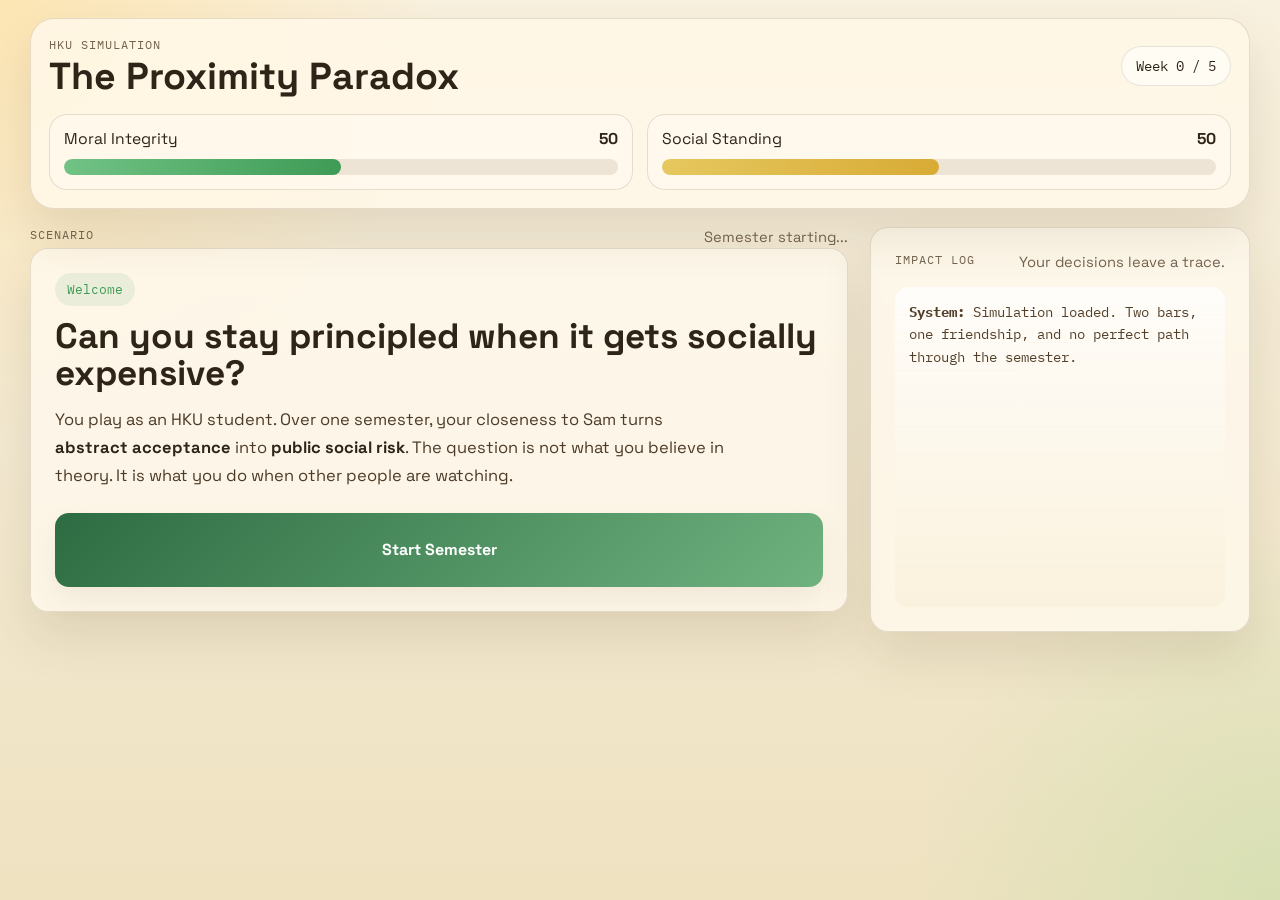
<file: index.html>
<!DOCTYPE html>
<html lang="en">
  <head>
    <meta charset="UTF-8" />
    <meta name="viewport" content="width=device-width, initial-scale=1.0" />
    <title>The Proximity Paradox</title>
    <link rel="preconnect" href="https://fonts.googleapis.com" />
    <link rel="preconnect" href="https://fonts.gstatic.com" crossorigin />
    <link
      href="https://fonts.googleapis.com/css2?family=Space+Grotesk:wght@400;500;700&family=IBM+Plex+Mono:wght@400;500&display=swap"
      rel="stylesheet"
    />
    <link rel="stylesheet" href="styles.css" />
  </head>
  <body>
    <div class="app-shell">
      <header class="status-header">
        <div class="status-header__top">
          <div>
            <p class="eyebrow">HKU Simulation</p>
            <h1>The Proximity Paradox</h1>
          </div>
          <div class="turn-pill" id="turn-pill">Week 0 / 5</div>
        </div>

        <div class="meter-grid">
          <section class="meter-card" id="allyship-card">
            <div class="meter-card__label-row">
              <span>Moral Integrity</span>
              <strong id="allyship-value">50</strong>
            </div>
            <div
              class="meter"
              role="progressbar"
              aria-label="Moral Integrity"
              aria-valuemin="0"
              aria-valuemax="100"
              aria-valuenow="50"
            >
              <div class="meter__fill meter__fill--allyship" id="allyship-fill"></div>
            </div>
          </section>

          <section class="meter-card" id="social-card">
            <div class="meter-card__label-row">
              <span>Social Standing</span>
              <strong id="social-value">50</strong>
            </div>
            <div
              class="meter"
              role="progressbar"
              aria-label="Social Standing"
              aria-valuemin="0"
              aria-valuemax="100"
              aria-valuenow="50"
            >
              <div class="meter__fill meter__fill--social" id="social-fill"></div>
            </div>
          </section>
        </div>
      </header>

      <main class="main-layout">
        <section class="story-panel">
          <div class="panel-header">
            <p class="eyebrow">Scenario</p>
            <p class="microcopy" id="scenario-tag">Semester starting...</p>
          </div>

          <div class="event-card">
            <p class="event-card__kicker" id="event-kicker">Welcome</p>
            <h2 id="event-title">Can you stay principled when it gets socially expensive?</h2>
            <p class="event-card__body" id="event-description">
              You are an HKU student entering a new semester. Your choices will shape two things:
              how much you protect your own comfort, and how much you protect someone else's.
            </p>

            <div class="choice-list" id="choice-list">
              <button class="choice-button choice-button--primary" id="start-button" type="button">
                Start Semester
              </button>
            </div>
          </div>
        </section>

        <aside class="log-panel">
          <div class="panel-header">
            <p class="eyebrow">Impact Log</p>
            <p class="microcopy">Your decisions leave a trace.</p>
          </div>
          <div class="log-window" id="log-window" aria-live="polite"></div>
        </aside>
      </main>
    </div>

    <script type="module" src="app.js"></script>
  </body>
</html>
</file>
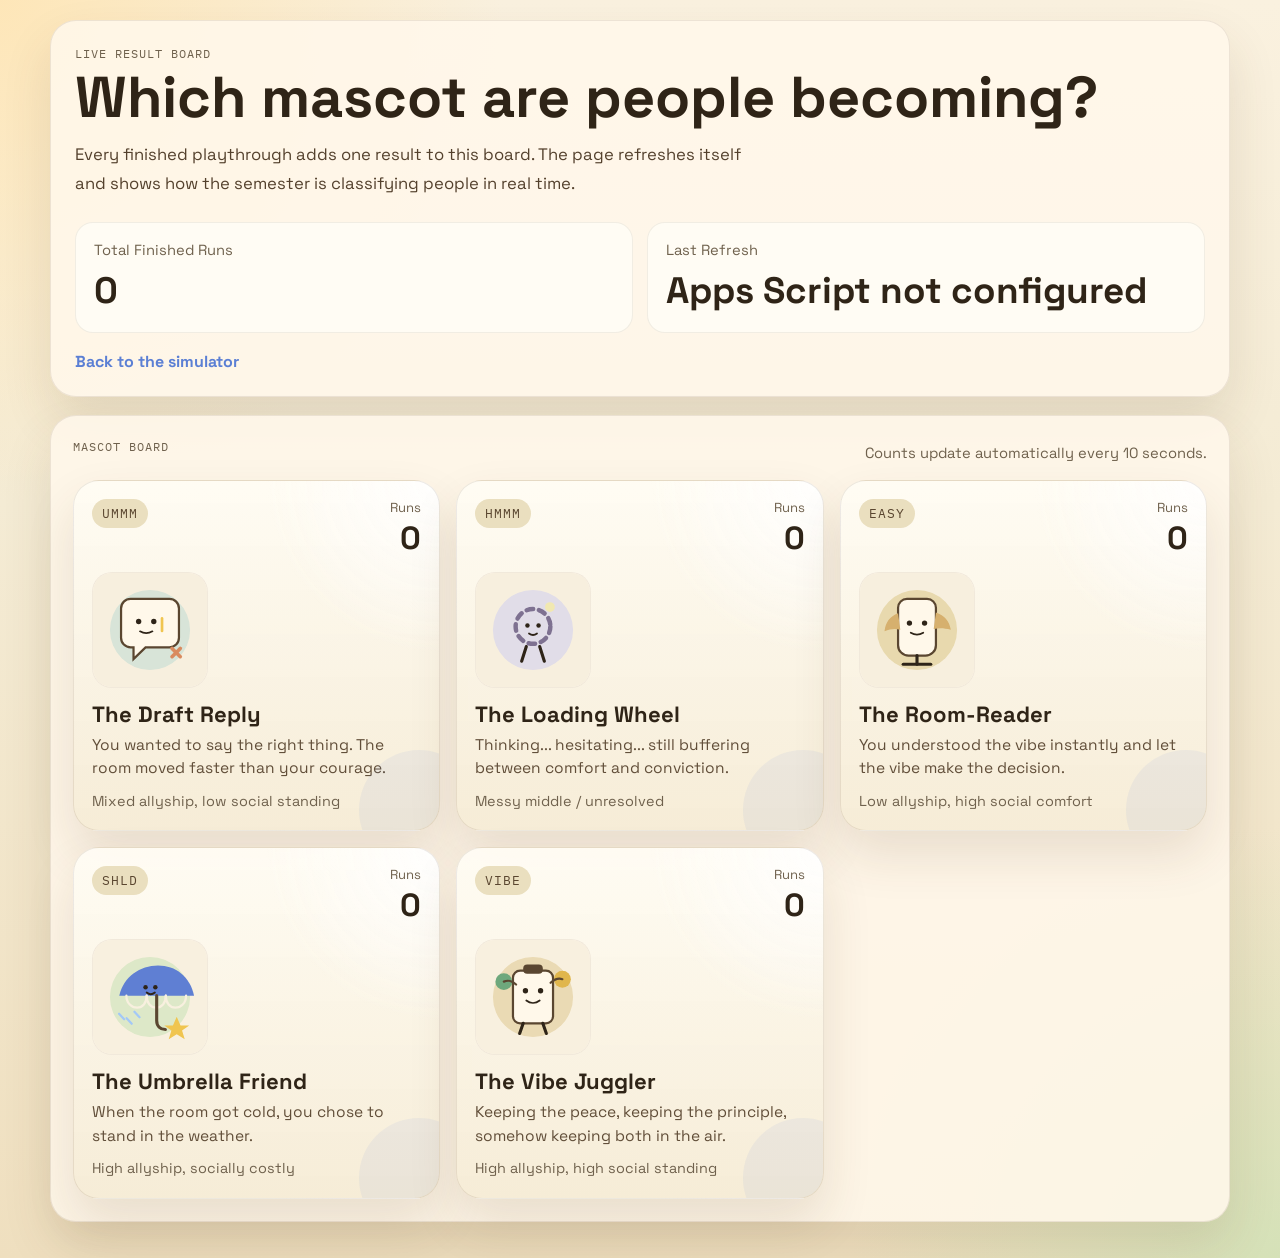
<file: results.html>
<!DOCTYPE html>
<html lang="en">
  <head>
    <meta charset="UTF-8" />
    <meta name="viewport" content="width=device-width, initial-scale=1.0" />
    <title>Proximity Paradox Live Results</title>
    <link rel="preconnect" href="https://fonts.googleapis.com" />
    <link rel="preconnect" href="https://fonts.gstatic.com" crossorigin />
    <link
      href="https://fonts.googleapis.com/css2?family=Space+Grotesk:wght@400;500;700&family=IBM+Plex+Mono:wght@400;500&display=swap"
      rel="stylesheet"
    />
    <link rel="stylesheet" href="results.css" />
  </head>
  <body>
    <main class="results-shell">
      <section class="hero-card">
        <p class="eyebrow">Live Result Board</p>
        <h1>Which mascot are people becoming?</h1>
        <p class="hero-copy">
          Every finished playthrough adds one result to this board. The page refreshes itself and shows
          how the semester is classifying people in real time.
        </p>
        <div class="hero-stats">
          <article class="hero-stat">
            <span>Total Finished Runs</span>
            <strong id="total-count">0</strong>
          </article>
          <article class="hero-stat">
            <span>Last Refresh</span>
            <strong id="last-updated">Waiting...</strong>
          </article>
        </div>
        <a class="hero-link" href="./index.html">Back to the simulator</a>
      </section>

      <section class="board-section">
        <div class="board-header">
          <p class="eyebrow">Mascot Board</p>
          <p class="board-note">Counts update automatically every 10 seconds.</p>
        </div>
        <div class="mascot-grid" id="mascot-grid"></div>
      </section>
    </main>

    <script type="module" src="results.js"></script>
  </body>
</html>
</file>
<file: styles.css>
:root {
  --bg: #f7f0dd;
  --bg-shadow: #ecd6b2;
  --panel: rgba(255, 249, 237, 0.82);
  --panel-strong: #fff5df;
  --border: rgba(76, 56, 32, 0.14);
  --ink: #2e2418;
  --muted: #74644e;
  --allyship: #3e9b56;
  --allyship-soft: #d7f0dc;
  --social: #d8ab35;
  --social-soft: #f6e5a8;
  --danger: #a14d3d;
  --shadow: 0 24px 50px rgba(80, 54, 24, 0.12);
  --radius-xl: 24px;
  --radius-lg: 18px;
  --radius-md: 14px;
  --max-width: 1100px;
}

* {
  box-sizing: border-box;
}

html,
body {
  margin: 0;
  min-height: 100%;
}

body {
  font-family: "Space Grotesk", sans-serif;
  color: var(--ink);
  min-height: 100dvh;
  background:
    radial-gradient(circle at top left, rgba(253, 229, 177, 0.95), transparent 28%),
    radial-gradient(circle at bottom right, rgba(199, 222, 169, 0.6), transparent 24%),
    linear-gradient(180deg, #f9f1df 0%, #f4ebd5 36%, #efe2c1 100%);
}

button,
input,
textarea,
select {
  font: inherit;
}

.app-shell {
  width: min(calc(100% - 24px), var(--max-width));
  margin: 0 auto;
  padding: calc(env(safe-area-inset-top) + 18px) 0 calc(env(safe-area-inset-bottom) + 32px);
}

.status-header {
  position: sticky;
  top: max(0px, env(safe-area-inset-top));
  z-index: 10;
  margin-bottom: 18px;
  padding: 18px;
  border: 1px solid var(--border);
  border-radius: var(--radius-xl);
  backdrop-filter: blur(18px);
  background: rgba(255, 247, 231, 0.88);
  box-shadow: var(--shadow);
}

.status-header__top,
.panel-header,
.meter-card__label-row {
  display: flex;
  align-items: center;
  justify-content: space-between;
  gap: 12px;
}

.eyebrow {
  margin: 0 0 6px;
  font-family: "IBM Plex Mono", monospace;
  font-size: 0.76rem;
  letter-spacing: 0.08em;
  text-transform: uppercase;
  color: var(--muted);
}

h1,
h2,
p {
  margin: 0;
}

h1 {
  font-size: clamp(1.55rem, 3vw, 2.35rem);
  line-height: 1;
}

h2 {
  font-size: clamp(1.45rem, 4vw, 2.2rem);
  line-height: 1.05;
}

.turn-pill {
  flex-shrink: 0;
  padding: 10px 14px;
  border-radius: 999px;
  border: 1px solid rgba(76, 56, 32, 0.12);
  background: rgba(255, 255, 255, 0.55);
  font-family: "IBM Plex Mono", monospace;
  font-size: 0.85rem;
}

.meter-grid {
  display: grid;
  grid-template-columns: repeat(2, minmax(0, 1fr));
  gap: 14px;
  margin-top: 18px;
}

.meter-card,
.event-card,
.log-panel {
  border: 1px solid var(--border);
  border-radius: var(--radius-lg);
  background: var(--panel);
}

.meter-card {
  padding: 14px;
}

.meter-card__label-row {
  margin-bottom: 10px;
  font-size: 0.98rem;
}

.meter {
  overflow: hidden;
  height: 16px;
  border-radius: 999px;
  background: rgba(105, 83, 53, 0.12);
}

.meter__fill {
  height: 100%;
  width: 50%;
  border-radius: inherit;
  transition: width 280ms ease;
}

.meter__fill--allyship {
  background: linear-gradient(90deg, #71c385 0%, var(--allyship) 100%);
}

.meter__fill--social {
  background: linear-gradient(90deg, #e6c85f 0%, var(--social) 100%);
}

.main-layout {
  display: grid;
  grid-template-columns: minmax(0, 1.45fr) minmax(300px, 0.9fr);
  gap: 18px;
  align-items: start;
}

.story-panel,
.log-panel {
  min-width: 0;
}

.event-card {
  padding: 22px;
  box-shadow: var(--shadow);
}

.event-card__kicker {
  display: inline-flex;
  margin-bottom: 12px;
  padding: 8px 12px;
  border-radius: 999px;
  background: rgba(62, 155, 86, 0.1);
  color: var(--allyship);
  font-family: "IBM Plex Mono", monospace;
  font-size: 0.82rem;
}

.event-card__body {
  margin-top: 14px;
  max-width: 62ch;
  color: #4d3b27;
  line-height: 1.72;
  font-size: 1.03rem;
}

.event-card__body strong {
  color: var(--ink);
  font-weight: 700;
}

.choice-list {
  display: grid;
  gap: 12px;
  margin-top: 22px;
}

.choice-button {
  width: 100%;
  min-height: 74px;
  padding: 16px 18px;
  border: 0;
  border-radius: var(--radius-md);
  text-align: left;
  color: var(--ink);
  cursor: pointer;
  touch-action: manipulation;
  background: #fffaf0;
  box-shadow: 0 12px 28px rgba(89, 63, 31, 0.08);
  transition:
    transform 140ms ease,
    box-shadow 140ms ease,
    background 140ms ease;
}

.choice-button:active {
  transform: scale(0.99);
}

.choice-button:hover,
.choice-button:focus-visible {
  outline: none;
  transform: translateY(-1px);
  box-shadow: 0 18px 30px rgba(89, 63, 31, 0.12);
  background: #fff;
}

.choice-button--primary {
  text-align: center;
  font-weight: 700;
  background: linear-gradient(135deg, #2d6c42 0%, #6fb27f 100%);
  color: white;
}

.choice-button__title {
  display: block;
  font-weight: 700;
  margin-bottom: 6px;
  line-height: 1.35;
}

.log-panel {
  display: flex;
  flex-direction: column;
  padding: 18px;
  box-shadow: var(--shadow);
}

.microcopy {
  color: var(--muted);
  font-size: 0.92rem;
}

.log-window {
  overflow: auto;
  min-height: 320px;
  max-height: 70vh;
  margin-top: 14px;
  padding: 14px;
  border-radius: var(--radius-md);
  background:
    linear-gradient(180deg, rgba(255, 255, 255, 0.74), rgba(250, 241, 220, 0.9)),
    repeating-linear-gradient(
      180deg,
      transparent,
      transparent 27px,
      rgba(78, 59, 36, 0.06) 27px,
      rgba(78, 59, 36, 0.06) 28px
    );
  font-family: "IBM Plex Mono", monospace;
}

.log-entry {
  padding: 0 0 12px;
  margin-bottom: 12px;
  border-bottom: 1px solid rgba(76, 56, 32, 0.08);
  color: #53402b;
  line-height: 1.6;
  font-size: 0.88rem;
}

.log-entry:last-child {
  margin-bottom: 0;
  border-bottom: 0;
  padding-bottom: 0;
}

.result-block {
  display: grid;
  gap: 14px;
  margin-top: 18px;
  padding: 16px;
  border-radius: var(--radius-md);
  background: rgba(255, 253, 245, 0.8);
  border: 1px solid rgba(76, 56, 32, 0.08);
}

.result-tag {
  display: inline-flex;
  width: fit-content;
  padding: 8px 12px;
  border-radius: 999px;
  background: #efe5cb;
  font-family: "IBM Plex Mono", monospace;
  font-size: 0.8rem;
}

.result-hero {
  display: grid;
  grid-template-columns: 132px minmax(0, 1fr);
  gap: 16px;
  align-items: center;
}

.result-hero__copy .event-card__body {
  margin-top: 8px;
}

.result-code {
  display: inline-flex;
  margin-bottom: 8px;
  padding: 6px 10px;
  border-radius: 999px;
  background: #eadfbf;
  color: #5a4630;
  font-family: "IBM Plex Mono", monospace;
  font-size: 0.82rem;
  letter-spacing: 0.08em;
  text-transform: uppercase;
}

.result-tagline {
  margin-top: 8px;
  color: #6a5640;
  font-size: 0.98rem;
  line-height: 1.5;
}

.result-mascot {
  width: 132px;
  height: 132px;
  object-fit: contain;
  border-radius: 20px;
  border: 1px solid rgba(76, 56, 32, 0.08);
  background: linear-gradient(180deg, rgba(255, 250, 240, 0.95), rgba(242, 232, 208, 0.95));
}

.result-scores {
  display: grid;
  grid-template-columns: repeat(2, minmax(0, 1fr));
  gap: 12px;
}

.result-score-card {
  padding: 14px;
  border-radius: var(--radius-md);
  background: var(--panel-strong);
}

.result-score-card strong {
  display: block;
  margin-top: 8px;
  font-size: 1.6rem;
}

.card-shake {
  animation: card-shake 360ms ease;
}

.card-flash-allyship {
  animation: card-flash-allyship 420ms ease;
}

.card-flash-social {
  animation: card-flash-social 420ms ease;
}

@keyframes card-shake {
  0%,
  100% {
    transform: translateX(0);
  }
  20% {
    transform: translateX(-5px);
  }
  40% {
    transform: translateX(4px);
  }
  60% {
    transform: translateX(-3px);
  }
  80% {
    transform: translateX(2px);
  }
}

@keyframes card-flash-allyship {
  0% {
    box-shadow: 0 0 0 0 rgba(62, 155, 86, 0.28);
  }
  100% {
    box-shadow: 0 0 0 18px rgba(62, 155, 86, 0);
  }
}

@keyframes card-flash-social {
  0% {
    box-shadow: 0 0 0 0 rgba(216, 171, 53, 0.28);
  }
  100% {
    box-shadow: 0 0 0 18px rgba(216, 171, 53, 0);
  }
}

@media (max-width: 860px) {
  .app-shell {
    width: min(calc(100% - 16px), var(--max-width));
    padding-top: 10px;
  }

  .status-header {
    padding: 14px;
    border-radius: 20px;
  }

  .status-header__top,
  .panel-header {
    align-items: flex-start;
    flex-direction: column;
  }

  .meter-grid,
  .main-layout,
  .result-scores,
  .result-hero {
    grid-template-columns: 1fr;
  }

  .result-mascot {
    width: 124px;
    height: 124px;
  }

  .event-card,
  .log-panel {
    padding: 16px;
  }

  .choice-button {
    padding: 18px 16px;
  }

  .log-window {
    min-height: 220px;
    max-height: 280px;
  }
}

@media (max-width: 560px) {
  .app-shell {
    width: min(calc(100% - 12px), var(--max-width));
    padding-bottom: calc(env(safe-area-inset-bottom) + 18px);
  }

  .status-header,
  .event-card,
  .log-panel {
    border-radius: 16px;
  }

  .status-header {
    margin-bottom: 14px;
    padding: 12px;
  }

  .meter-card {
    padding: 12px;
  }

  .meter {
    height: 14px;
  }

  .turn-pill {
    width: 100%;
    text-align: center;
  }

  .event-card {
    padding: 14px;
  }

  .event-card__body {
    font-size: 0.98rem;
    line-height: 1.62;
  }

  .choice-list {
    gap: 10px;
    margin-top: 18px;
  }

  .choice-button {
    min-height: 68px;
    padding: 15px 14px;
  }

  .choice-button__title {
    margin-bottom: 0;
    font-size: 0.98rem;
  }

  .log-panel {
    padding: 14px;
  }

  .log-window {
    min-height: 180px;
    max-height: 220px;
    padding: 12px;
    font-size: 0.82rem;
  }
}

@media (max-height: 760px) {
  .status-header {
    position: relative;
    top: auto;
  }

  .log-window {
    max-height: 220px;
  }
}

@media (min-width: 1200px) {
  .app-shell {
    width: min(calc(100% - 40px), 1220px);
  }

  .main-layout {
    grid-template-columns: minmax(0, 1.6fr) minmax(320px, 380px);
    gap: 22px;
  }

  .event-card,
  .log-panel {
    padding: 24px;
  }
}

@media (prefers-reduced-motion: reduce) {
  *,
  *::before,
  *::after {
    scroll-behavior: auto !important;
    animation-duration: 0.01ms !important;
    animation-iteration-count: 1 !important;
    transition-duration: 0.01ms !important;
  }
}
</file>
<file: results.css>
:root {
  --bg: #f7efdc;
  --ink: #2f2417;
  --muted: #6f614d;
  --panel: rgba(255, 248, 235, 0.88);
  --panel-strong: #fff8ea;
  --border: rgba(76, 56, 32, 0.1);
  --shadow: 0 24px 50px rgba(80, 54, 24, 0.12);
  --accent: #5b7fd4;
  --accent-soft: #dbe6ff;
}

* {
  box-sizing: border-box;
}

html,
body {
  margin: 0;
  min-height: 100%;
}

body {
  min-height: 100dvh;
  font-family: "Space Grotesk", sans-serif;
  color: var(--ink);
  background:
    radial-gradient(circle at top left, rgba(254, 229, 180, 0.9), transparent 28%),
    radial-gradient(circle at bottom right, rgba(203, 226, 181, 0.72), transparent 24%),
    linear-gradient(180deg, #faf1df 0%, #f4ebd4 40%, #efdfbf 100%);
}

.results-shell {
  width: min(calc(100% - 24px), 1180px);
  margin: 0 auto;
  padding: 20px 0 36px;
}

.hero-card,
.board-section,
.mascot-card {
  border: 1px solid var(--border);
  border-radius: 26px;
  background: var(--panel);
  box-shadow: var(--shadow);
}

.hero-card {
  padding: 24px;
}

.eyebrow {
  margin: 0 0 8px;
  color: var(--muted);
  font-family: "IBM Plex Mono", monospace;
  font-size: 0.78rem;
  letter-spacing: 0.08em;
  text-transform: uppercase;
}

h1,
h2,
p {
  margin: 0;
}

h1 {
  font-size: clamp(2rem, 5vw, 3.6rem);
  line-height: 0.98;
}

.hero-copy {
  max-width: 62ch;
  margin-top: 16px;
  color: #54412d;
  line-height: 1.7;
  font-size: 1.04rem;
}

.hero-stats {
  display: grid;
  grid-template-columns: repeat(2, minmax(0, 1fr));
  gap: 14px;
  margin-top: 24px;
}

.hero-stat {
  padding: 18px;
  border-radius: 18px;
  background: rgba(255, 253, 245, 0.9);
  border: 1px solid rgba(76, 56, 32, 0.08);
}

.hero-stat span {
  display: block;
  color: var(--muted);
  font-size: 0.92rem;
}

.hero-stat strong {
  display: block;
  margin-top: 8px;
  font-size: clamp(1.5rem, 3vw, 2.3rem);
}

.hero-link {
  display: inline-flex;
  margin-top: 18px;
  color: var(--accent);
  font-weight: 700;
  text-decoration: none;
}

.board-section {
  margin-top: 18px;
  padding: 22px;
}

.board-header {
  display: flex;
  align-items: end;
  justify-content: space-between;
  gap: 16px;
  margin-bottom: 18px;
}

.board-note {
  color: var(--muted);
  font-size: 0.92rem;
}

.mascot-grid {
  display: grid;
  grid-template-columns: repeat(3, minmax(0, 1fr));
  gap: 16px;
}

.mascot-card {
  position: relative;
  overflow: hidden;
  padding: 18px;
  background:
    radial-gradient(circle at top right, rgba(255, 255, 255, 0.85), transparent 34%),
    linear-gradient(180deg, rgba(255, 252, 244, 0.95), rgba(246, 236, 214, 0.98));
}

.mascot-card::after {
  content: "";
  position: absolute;
  inset: auto -40px -40px auto;
  width: 120px;
  height: 120px;
  border-radius: 50%;
  background: rgba(91, 127, 212, 0.08);
}

.mascot-card__top {
  display: flex;
  align-items: flex-start;
  justify-content: space-between;
  gap: 10px;
}

.mascot-code {
  display: inline-flex;
  padding: 6px 10px;
  border-radius: 999px;
  background: #eadfbf;
  color: #5a4630;
  font-family: "IBM Plex Mono", monospace;
  font-size: 0.8rem;
  letter-spacing: 0.08em;
  text-transform: uppercase;
}

.mascot-count {
  text-align: right;
}

.mascot-count span {
  display: block;
  color: var(--muted);
  font-size: 0.82rem;
}

.mascot-count strong {
  display: block;
  margin-top: 2px;
  font-size: 2rem;
}

.mascot-avatar {
  width: 116px;
  height: 116px;
  margin: 14px 0 10px;
  border-radius: 20px;
  border: 1px solid rgba(76, 56, 32, 0.08);
  background: rgba(255, 248, 235, 0.95);
  object-fit: contain;
}

.mascot-title {
  font-size: 1.38rem;
  line-height: 1.05;
}

.mascot-tagline {
  margin-top: 8px;
  color: #614e39;
  font-size: 0.97rem;
  line-height: 1.5;
}

.mascot-meta {
  margin-top: 10px;
  color: var(--muted);
  font-size: 0.9rem;
  line-height: 1.5;
}

.mascot-card--highlight {
  border-color: rgba(91, 127, 212, 0.26);
  box-shadow: 0 18px 34px rgba(91, 127, 212, 0.15);
}

@media (max-width: 980px) {
  .mascot-grid {
    grid-template-columns: repeat(2, minmax(0, 1fr));
  }
}

@media (max-width: 680px) {
  .results-shell {
    width: min(calc(100% - 14px), 1180px);
  }

  .hero-card,
  .board-section,
  .mascot-card {
    border-radius: 20px;
  }

  .hero-card,
  .board-section {
    padding: 16px;
  }

  .hero-stats,
  .mascot-grid {
    grid-template-columns: 1fr;
  }

  .board-header {
    align-items: flex-start;
    flex-direction: column;
  }
}
</file>
